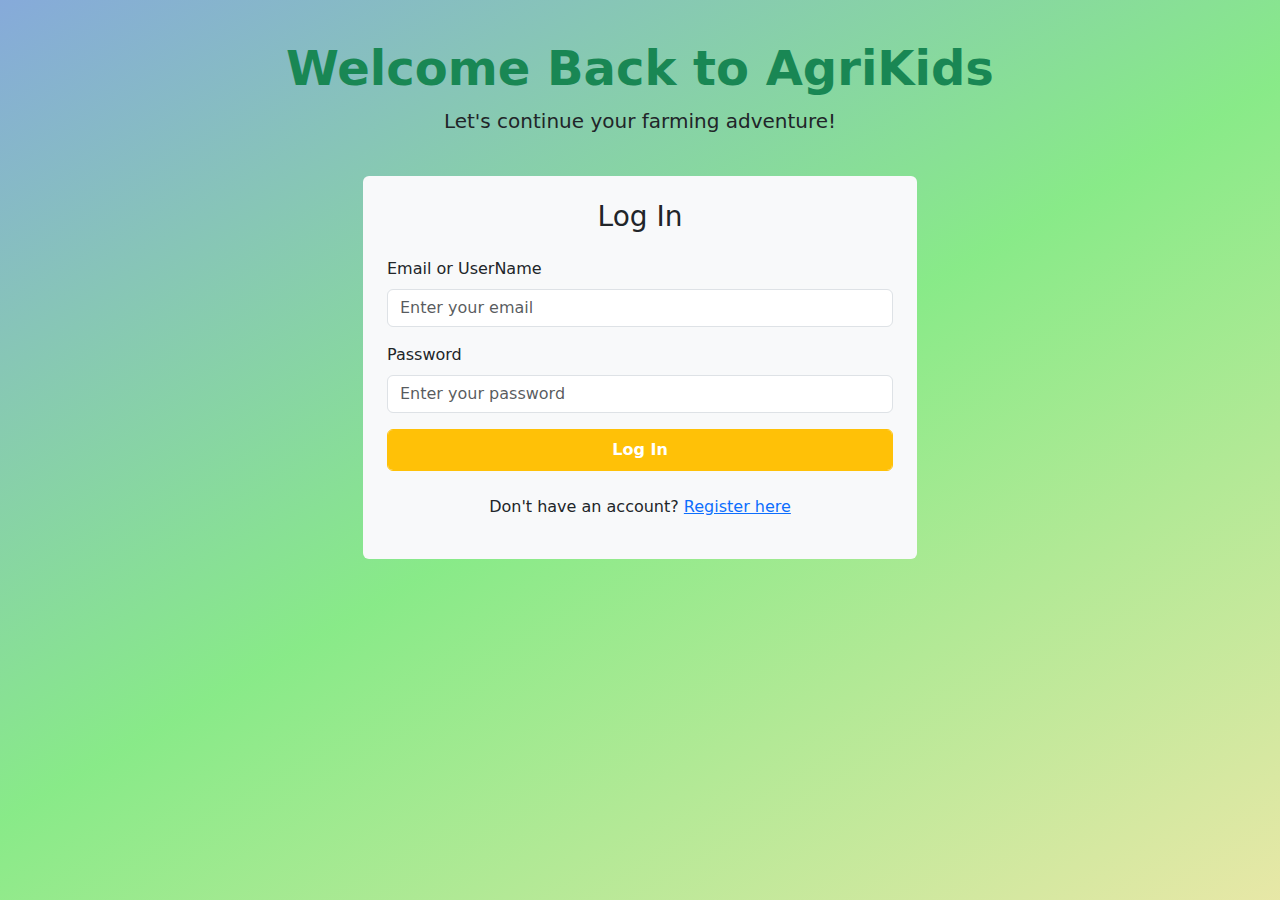
<file: login.html>
<!DOCTYPE html>
<html lang="en">
<head>
    <meta charset="UTF-8">
    <meta name="viewport" content="width=device-width, initial-scale=1.0">
    <title>Agri Kids | Log In</title>
    <link href="https://cdn.jsdelivr.net/npm/bootstrap@5.3.7/dist/css/bootstrap.min.css" rel="stylesheet" >
    <link rel="stylesheet" href="https://cdn.jsdelivr.net/npm/bootstrap-icons@1.13.1/font/bootstrap-icons.min.css">
    <link rel="stylesheet" href="./CSS/register.css">
</head>
<body>
    <div class="justify-content-center row container-lg p-3 text-cent" style="justify-self: center;">
        <div class="text-center my-4">
            <h2 class="text-success display-5 fw-bold">Welcome Back to AgriKids</h2>
            <p class="lead">Let's continue your farming adventure!</p>
        </div>
        <div class="col-12 col-sm-10 col-md-8 col-lg-6 bg-light p-4 rounded form-container justify-content-center">
            <h3 class="text-center mb-4">Log In</h3>
            <form action="" id="login-form">
                <div class="mb-3">
                    <label for="email" class="form-label">Email or UserName</label>
                    <input type="email text" class="form-control" id="email" placeholder="Enter your email" >
                </div>

                <div class="mb-3">
                    <label for="password" class="form-label">Password</label>
                    <input type="password" class="form-control" id="password" placeholder="Enter your password" >
                </div>

                <button type="submit" class="btn btn-warning form-control text-white fw-bold p-2 mb-2">Log In</button>

                <p class="text-center mt-3">Don't have an account? <a href="./register.html">Register here</a></p>
            </form>
        </div>
    </div>

    <script src="./JS/login.js"></script>
</body>
</html>
</file>
<file: CSS/register.css>
*{
    box-sizing: border-box;
    margin: 0;
    padding: 0;
}
body{
    /* width: 100vw; */
    height: 100vh;
    background: linear-gradient(150deg, 
        rgb(134, 170, 218),     /* sky blue */
        rgba(124, 232, 124, 0.905),     /* soft green */
        hsla(60, 58%, 71%, 0.756)    /* light yellow */);
}
.f-container{
    justify-self: center;
    height: 70vh;
    max-width: 70pc;
}
.img{
    width: 150%;
    height: 100%;
}
</file>
